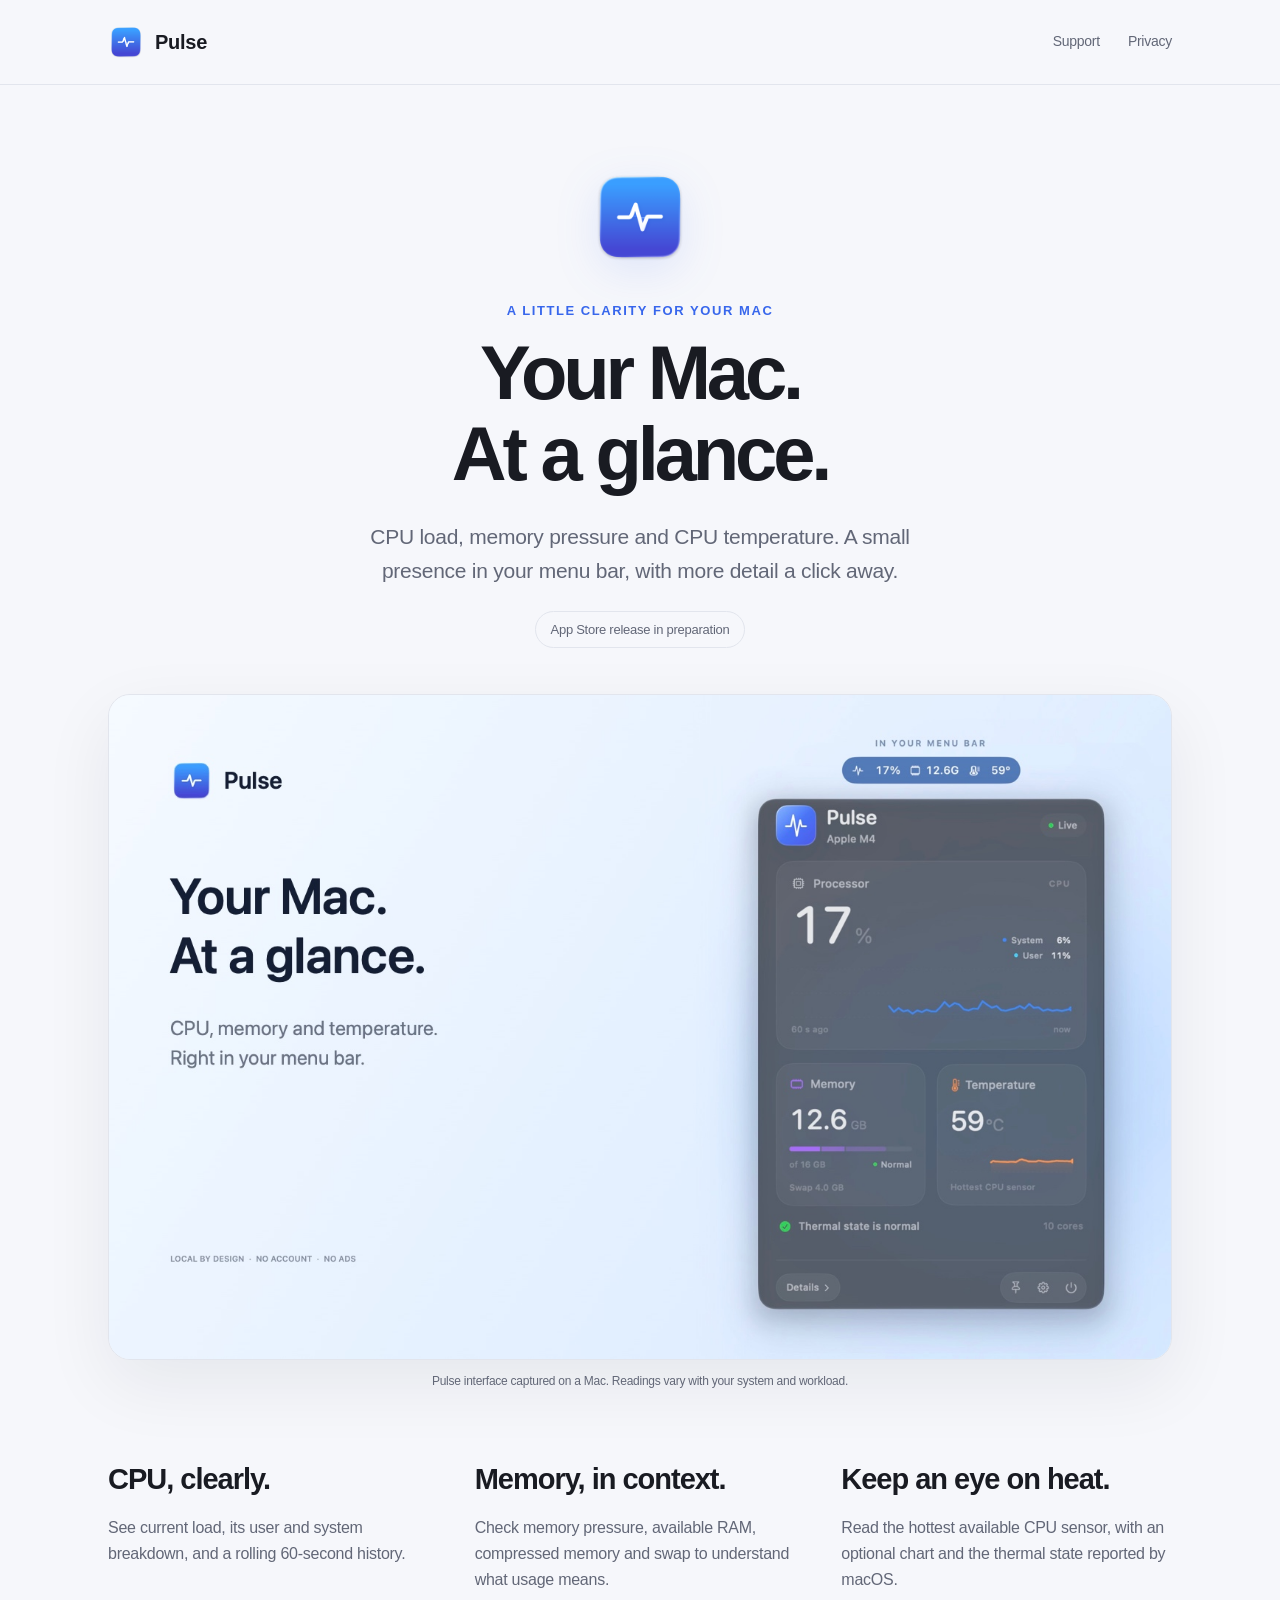
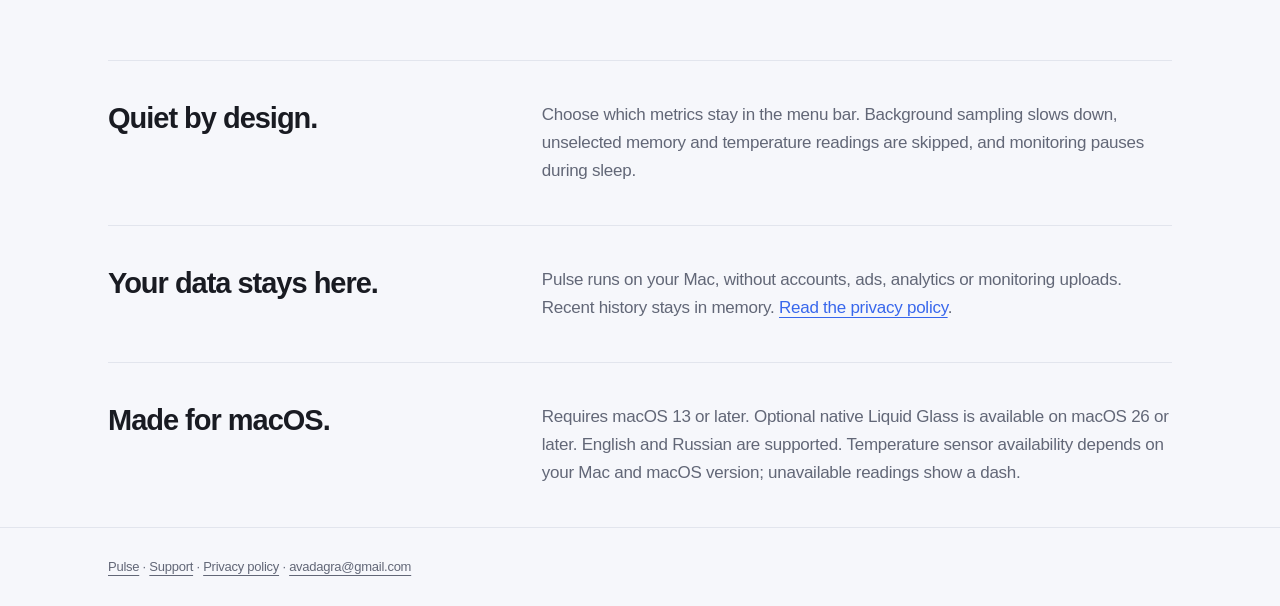
<file: index.html>
<!doctype html>
<html lang="en">
<head>
<meta charset="utf-8">
<meta name="viewport" content="width=device-width,initial-scale=1">
<meta name="description" content="A compact macOS menu bar app for CPU load, memory pressure and CPU temperature. Local monitoring, without an account or analytics.">
<title>Pulse — Your Mac, at a glance</title>
<link rel="icon" href="assets/pulse.png">
<link rel="stylesheet" href="style.css">
</head>
<body>
<a class="skip" href="#main">Skip to content</a>
<header>
<nav class="wrap" aria-label="Main navigation">
<a class="brand" href="./">
<img src="assets/pulse.png" alt="" width="36" height="36">Pulse</a>
<div class="links">
<a href="support.html">Support</a>
<a href="privacy.html">Privacy</a>
</div>
</nav>
</header>
<main id="main" class="wrap">
<section class="hero">
<img class="app-icon" src="assets/pulse.png" alt="Pulse app icon" width="100" height="100">
<p class="eyebrow">A little clarity for your Mac</p>
<h1>Your Mac.<br>At a glance.</h1>
<p class="lead">CPU load, memory pressure and CPU temperature. A small presence in your menu bar, with more detail a click away.</p>
<span class="status">App Store release in preparation</span>
</section>
<figure>
<img src="assets/overview.jpg" alt="Pulse on macOS: its compact menu bar indicator and an open panel with CPU, memory and temperature information." width="1440" height="900" fetchpriority="high">
<figcaption>Pulse interface captured on a Mac. Readings vary with your system and workload.</figcaption>
</figure>
<section class="features" aria-label="Useful system information">
<article>
<h2>CPU, clearly.</h2>
<p>See current load, its user and system breakdown, and a rolling 60-second history.</p>
</article>
<article>
<h2>Memory, in context.</h2>
<p>Check memory pressure, available RAM, compressed memory and swap to understand what usage means.</p>
</article>
<article>
<h2>Keep an eye on heat.</h2>
<p>Read the hottest available CPU sensor, with an optional chart and the thermal state reported by macOS.</p>
</article>
</section>
<section class="note">
<h2>Quiet by design.</h2>
<p>Choose which metrics stay in the menu bar. Background sampling slows down, unselected memory and temperature readings are skipped, and monitoring pauses during sleep.</p>
</section>
<section class="note">
<h2>Your data stays here.</h2>
<p>Pulse runs on your Mac, without accounts, ads, analytics or monitoring uploads. Recent history stays in memory. <a href="privacy.html">Read the privacy policy</a>.</p>
</section>
<section class="note">
<h2>Made for macOS.</h2>
<p>Requires macOS 13 or later. Optional native Liquid Glass is available on macOS 26 or later. English and Russian are supported. Temperature sensor availability depends on your Mac and macOS version; unavailable readings show a dash.</p>
</section>
</main>
<footer>
<div class="wrap footer-inner">
<span>
<a href="./">Pulse</a> · <a href="support.html">Support</a> · <a href="privacy.html">Privacy policy</a> · <a href="mailto:avadagra@gmail.com">avadagra@gmail.com</a>
</span>
</div>
</footer>
</body>
</html>
</file>
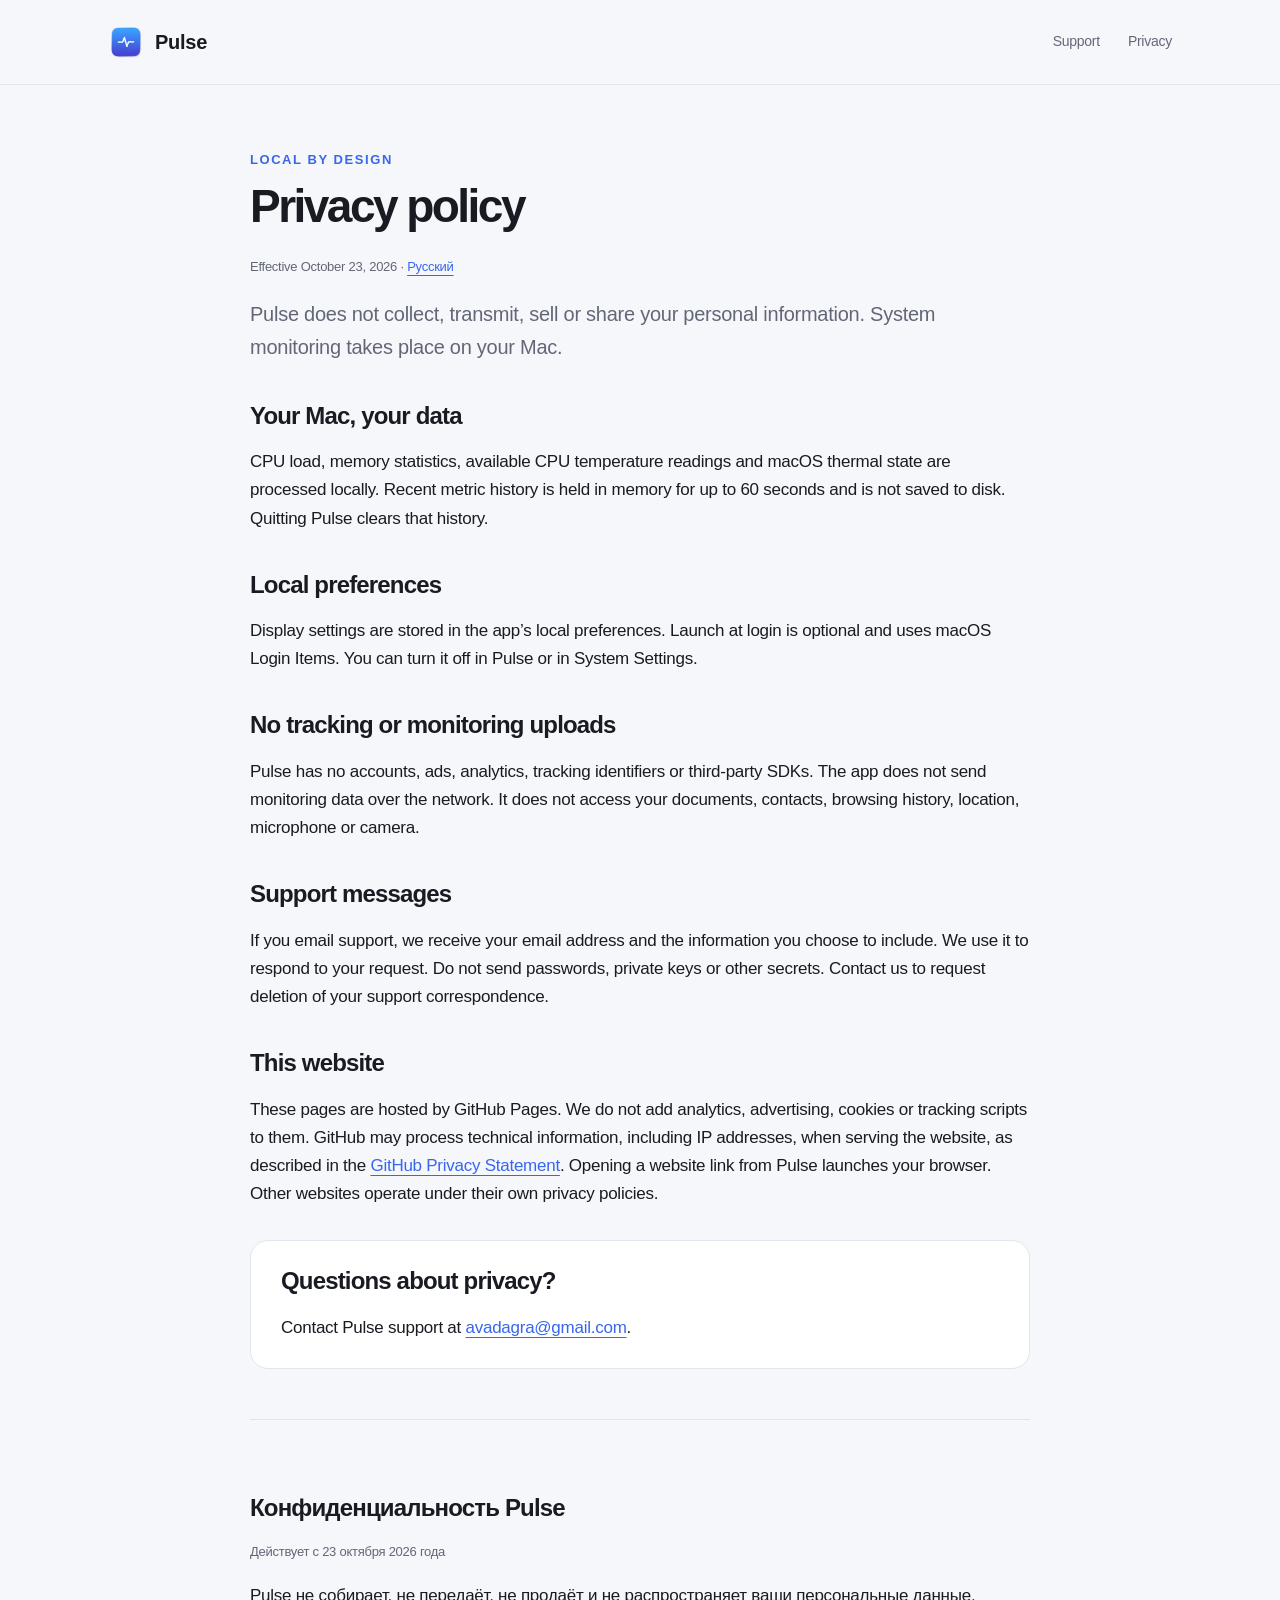
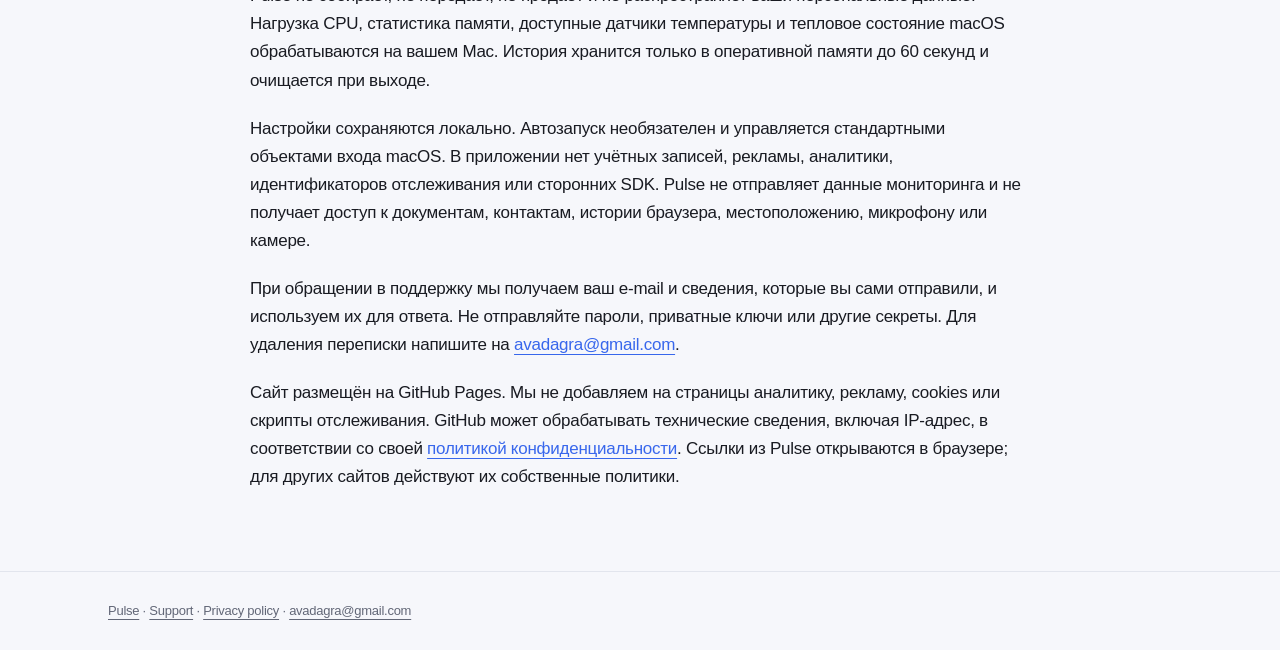
<file: privacy.html>
<!doctype html>
<html lang="en">
<head>
<meta charset="utf-8">
<meta name="viewport" content="width=device-width,initial-scale=1">
<meta name="description" content="How Pulse handles your data: local monitoring, no accounts, analytics or tracking.">
<title>Privacy Policy — Pulse</title>
<link rel="icon" href="assets/pulse.png">
<link rel="stylesheet" href="style.css">
</head>
<body>
<a class="skip" href="#main">Skip to content</a>
<header>
<nav class="wrap" aria-label="Main navigation">
<a class="brand" href="./">
<img src="assets/pulse.png" alt="" width="36" height="36">Pulse</a>
<div class="links">
<a href="support.html">Support</a>
<a href="privacy.html">Privacy</a>
</div>
</nav>
</header>
<main id="main" class="wrap">
<article class="document">
<p class="eyebrow">Local by design</p>
<h1>Privacy policy</h1>
<p class="meta">Effective October 23, 2026 · <a href="#ru" lang="ru">Русский</a>
</p>
<p class="intro">Pulse does not collect, transmit, sell or share your personal information. System monitoring takes place on your Mac.</p>
<h2>Your Mac, your data</h2>
<p>CPU load, memory statistics, available CPU temperature readings and macOS thermal state are processed locally. Recent metric history is held in memory for up to 60 seconds and is not saved to disk. Quitting Pulse clears that history.</p>
<h2>Local preferences</h2>
<p>Display settings are stored in the app’s local preferences. Launch at login is optional and uses macOS Login Items. You can turn it off in Pulse or in System Settings.</p>
<h2>No tracking or monitoring uploads</h2>
<p>Pulse has no accounts, ads, analytics, tracking identifiers or third-party SDKs. The app does not send monitoring data over the network. It does not access your documents, contacts, browsing history, location, microphone or camera.</p>
<h2>Support messages</h2>
<p>If you email support, we receive your email address and the information you choose to include. We use it to respond to your request. Do not send passwords, private keys or other secrets. Contact us to request deletion of your support correspondence.</p>
<h2>This website</h2>
<p>These pages are hosted by GitHub Pages. We do not add analytics, advertising, cookies or tracking scripts to them. GitHub may process technical information, including IP addresses, when serving the website, as described in the <a href="https://docs.github.com/en/site-policy/privacy-policies/github-general-privacy-statement">GitHub Privacy Statement</a>. Opening a website link from Pulse launches your browser. Other websites operate under their own privacy policies.</p>
<div class="contact">
<h2>Questions about privacy?</h2>
<p>Contact Pulse support at <a href="mailto:avadagra@gmail.com">avadagra@gmail.com</a>.</p>
</div>
<section id="ru" class="translation" lang="ru">
<h2>Конфиденциальность Pulse</h2>
<p class="meta">Действует с 23 октября 2026 года</p>
<p>Pulse не собирает, не передаёт, не продаёт и не распространяет ваши персональные данные. Нагрузка CPU, статистика памяти, доступные датчики температуры и тепловое состояние macOS обрабатываются на вашем Mac. История хранится только в оперативной памяти до 60 секунд и очищается при выходе.</p>
<p>Настройки сохраняются локально. Автозапуск необязателен и управляется стандартными объектами входа macOS. В приложении нет учётных записей, рекламы, аналитики, идентификаторов отслеживания или сторонних SDK. Pulse не отправляет данные мониторинга и не получает доступ к документам, контактам, истории браузера, местоположению, микрофону или камере.</p>
<p>При обращении в поддержку мы получаем ваш e-mail и сведения, которые вы сами отправили, и используем их для ответа. Не отправляйте пароли, приватные ключи или другие секреты. Для удаления переписки напишите на <a href="mailto:avadagra@gmail.com">avadagra@gmail.com</a>.</p>
<p>Сайт размещён на GitHub Pages. Мы не добавляем на страницы аналитику, рекламу, cookies или скрипты отслеживания. GitHub может обрабатывать технические сведения, включая IP-адрес, в соответствии со своей <a href="https://docs.github.com/en/site-policy/privacy-policies/github-general-privacy-statement">политикой конфиденциальности</a>. Ссылки из Pulse открываются в браузере; для других сайтов действуют их собственные политики.</p>
</section>
</article>
</main>
<footer>
<div class="wrap footer-inner">
<span>
<a href="./">Pulse</a> · <a href="support.html">Support</a> · <a href="privacy.html">Privacy policy</a> · <a href="mailto:avadagra@gmail.com">avadagra@gmail.com</a>
</span>
</div>
</footer>
</body>
</html>
</file>
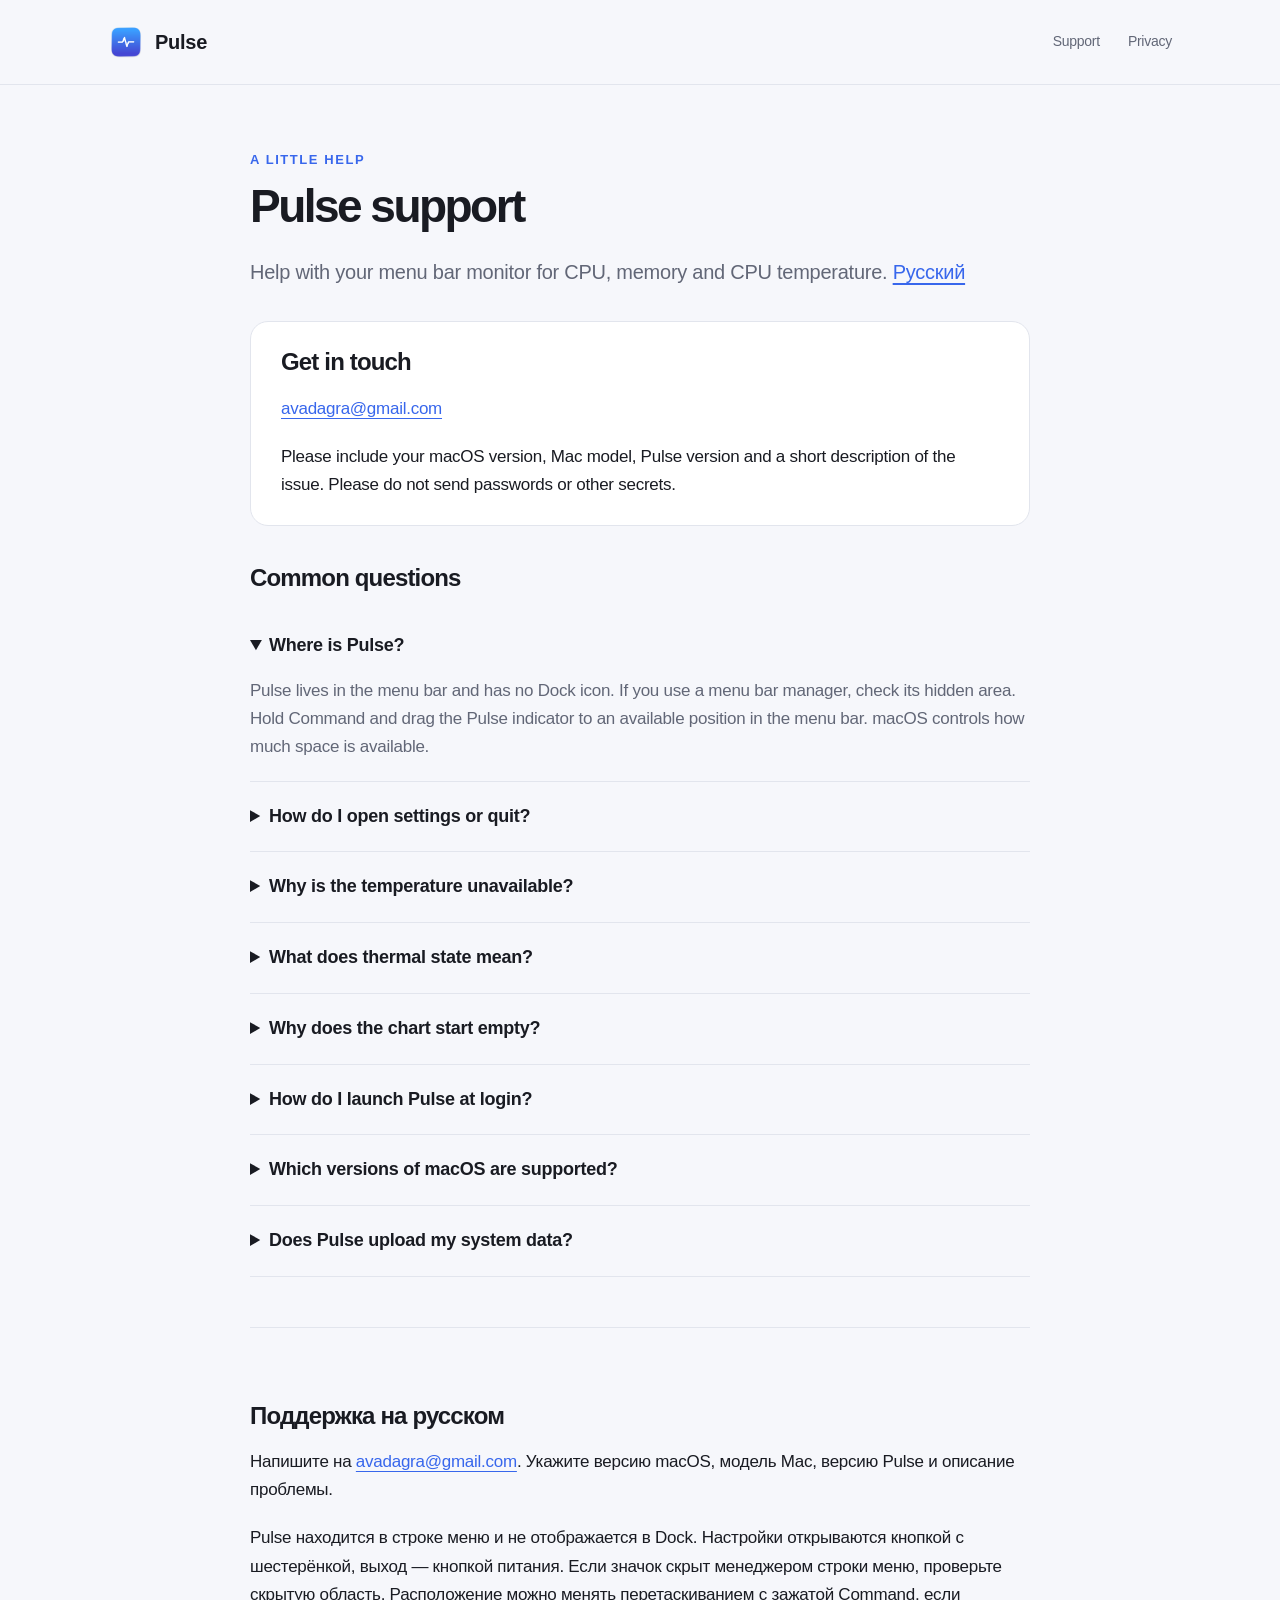
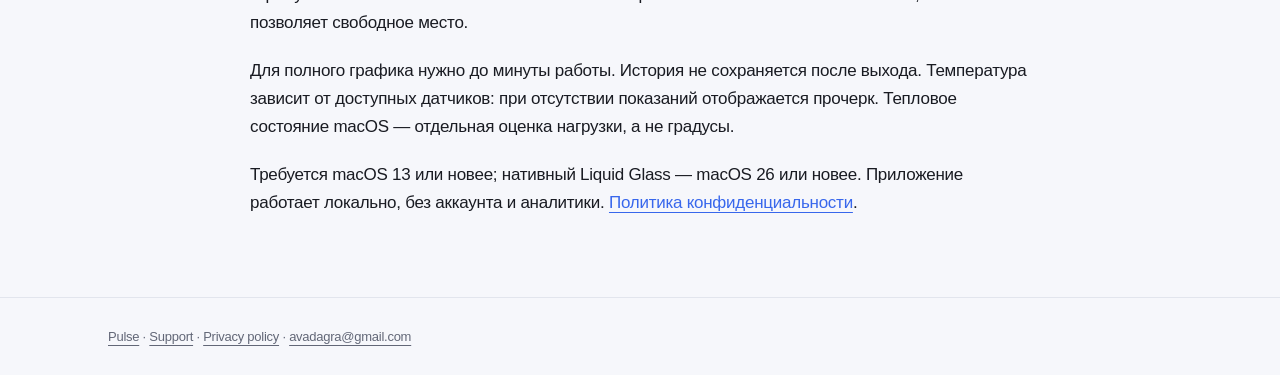
<file: support.html>
<!doctype html>
<html lang="en">
<head>
<meta charset="utf-8">
<meta name="viewport" content="width=device-width,initial-scale=1">
<meta name="description" content="Get help with Pulse, the macOS menu bar monitor for CPU, memory and CPU temperature.">
<title>Support — Pulse</title>
<link rel="icon" href="assets/pulse.png">
<link rel="stylesheet" href="style.css">
</head>
<body>
<a class="skip" href="#main">Skip to content</a>
<header>
<nav class="wrap" aria-label="Main navigation">
<a class="brand" href="./">
<img src="assets/pulse.png" alt="" width="36" height="36">Pulse</a>
<div class="links">
<a href="support.html">Support</a>
<a href="privacy.html">Privacy</a>
</div>
</nav>
</header>
<main id="main" class="wrap">
<article class="document">
<p class="eyebrow">A little help</p>
<h1>Pulse support</h1>
<p class="intro">Help with your menu bar monitor for CPU, memory and CPU temperature. <a href="#ru" lang="ru">Русский</a>
</p>
<div class="contact">
<h2>Get in touch</h2>
<p>
<a href="mailto:avadagra@gmail.com">avadagra@gmail.com</a>
</p>
<p>Please include your macOS version, Mac model, Pulse version and a short description of the issue. Please do not send passwords or other secrets.</p>
</div>
<h2>Common questions</h2>
<details open>
<summary>Where is Pulse?</summary>
<p>Pulse lives in the menu bar and has no Dock icon. If you use a menu bar manager, check its hidden area. Hold Command and drag the Pulse indicator to an available position in the menu bar. macOS controls how much space is available.</p>
</details>
<details>
<summary>How do I open settings or quit?</summary>
<p>Click the Pulse indicator, then the gear to open Settings. The power button quits Pulse. You can also right-click the menu bar indicator for Settings and Quit.</p>
</details>
<details>
<summary>Why is the temperature unavailable?</summary>
<p>Pulse shows the hottest available CPU sensor in °C or °F. Sensor availability varies by Mac model and macOS version. If a reading cannot be obtained, Pulse shows a dash; it does not substitute an estimated temperature.</p>
</details>
<details>
<summary>What does thermal state mean?</summary>
<p>macOS reports system thermal pressure separately from sensor temperature. Pulse presents it as Normal, Warm, High or Critical. It is an assessment of system thermal conditions, not a temperature in degrees.</p>
</details>
<details>
<summary>Why does the chart start empty?</summary>
<p>Pulse builds a rolling history during use. Wait up to a minute for the complete 60-second window. History is held in memory and is cleared when Pulse quits.</p>
</details>
<details>
<summary>How do I launch Pulse at login?</summary>
<p>Install Pulse in Applications, then enable Launch at login in Pulse Settings. If macOS asks for approval, check System Settings → General → Login Items.</p>
</details>
<details>
<summary>Which versions of macOS are supported?</summary>
<p>Pulse requires macOS 13 or later. The optional native Liquid Glass panel requires macOS 26 or later and respects Reduce Transparency. English and Russian are available in Settings. Temperature sensor availability depends on your hardware and macOS version.</p>
</details>
<details>
<summary>Does Pulse upload my system data?</summary>
<p>No. System monitoring runs locally without accounts, ads or analytics. Read the <a href="privacy.html">privacy policy</a> for details about the app, support email and this website.</p>
</details>
<section id="ru" class="translation" lang="ru">
<h2>Поддержка на русском</h2>
<p>Напишите на <a href="mailto:avadagra@gmail.com">avadagra@gmail.com</a>. Укажите версию macOS, модель Mac, версию Pulse и описание проблемы.</p>
<p>Pulse находится в строке меню и не отображается в Dock. Настройки открываются кнопкой с шестерёнкой, выход — кнопкой питания. Если значок скрыт менеджером строки меню, проверьте скрытую область. Расположение можно менять перетаскиванием с зажатой Command, если позволяет свободное место.</p>
<p>Для полного графика нужно до минуты работы. История не сохраняется после выхода. Температура зависит от доступных датчиков: при отсутствии показаний отображается прочерк. Тепловое состояние macOS — отдельная оценка нагрузки, а не градусы.</p>
<p>Требуется macOS 13 или новее; нативный Liquid Glass — macOS 26 или новее. Приложение работает локально, без аккаунта и аналитики. <a href="privacy.html#ru">Политика конфиденциальности</a>.</p>
</section>
</article>
</main>
<footer>
<div class="wrap footer-inner">
<span>
<a href="./">Pulse</a> · <a href="support.html">Support</a> · <a href="privacy.html">Privacy policy</a> · <a href="mailto:avadagra@gmail.com">avadagra@gmail.com</a>
</span>
</div>
</footer>
</body>
</html>
</file>
<file: style.css>
:root{color-scheme:light dark;--bg:#f6f7fb;--panel:#fff;--ink:#191b22;--muted:#626777;--line:#e2e5ed;--blue:#3867ec}
*{box-sizing:border-box}
html{scroll-behavior:smooth}
body{margin:0;background:var(--bg);color:var(--ink);font:17px/1.65 -apple-system,BlinkMacSystemFont,"Segoe UI",sans-serif;letter-spacing:-.015em}
a{color:var(--blue);text-underline-offset:4px}
a:focus-visible,summary:focus-visible{outline:3px solid var(--blue);outline-offset:6px;border-radius:4px}
.wrap{max-width:1120px;margin:auto;padding:0 28px}
header{border-bottom:1px solid var(--line)}
nav{min-height:84px;display:flex;align-items:center;justify-content:space-between;gap:24px}
.brand{display:inline-flex;align-items:center;gap:11px;font-size:20px;font-weight:650;color:var(--ink);text-decoration:none}
.brand img{width:36px;height:36px;border-radius:9px}
.links{display:flex;gap:28px;font-size:14px}
.links a{color:var(--muted);text-decoration:none}
.hero{text-align:center;padding:82px 0 46px}
.app-icon{width:100px;height:100px;filter:drop-shadow(0 12px 22px #3867ec20)}
.eyebrow{color:var(--blue);font-size:13px;font-weight:650;letter-spacing:.12em;text-transform:uppercase;margin:24px 0 12px}
h1{font-size:clamp(42px,6.7vw,76px);line-height:1.06;letter-spacing:-.055em;margin:0 0 25px}
h2{font-size:29px;line-height:1.2;letter-spacing:-.035em;margin:0 0 18px}
p{margin:0 0 20px}
.lead{color:var(--muted);font-size:21px;max-width:590px;margin:0 auto 22px}
.status{display:inline-block;font-size:13px;padding:7px 14px;border:1px solid var(--line);border-radius:30px;color:var(--muted)}
figure{margin:0 0 70px}
figure img{width:100%;height:auto;display:block;border-radius:22px;border:1px solid var(--line);box-shadow:0 24px 70px #151b3012}
figcaption{color:var(--muted);font-size:12px;margin:12px 0;text-align:center}
.features{display:grid;grid-template-columns:repeat(3,1fr);gap:36px;padding:0 0 66px}
.features p{font-size:16px;color:var(--muted);margin:0}
.note{border-top:1px solid var(--line);padding:40px 0;display:grid;grid-template-columns:1fr 1.6fr;gap:40px}
.note p{color:var(--muted);margin:0}
.document{max-width:780px;margin:64px auto 80px}
.document h1{font-size:46px}
.document h2{font-size:24px;margin-top:38px}
.intro{font-size:20px;color:var(--muted)}
.meta{font-size:13px;color:var(--muted)}
.contact{padding:26px 30px;background:var(--panel);border:1px solid var(--line);border-radius:18px;margin:32px 0}
.contact h2{margin-top:0}
.contact p:last-child{margin-bottom:0}
details{border-bottom:1px solid var(--line);padding:20px 0}
summary{font-size:18px;font-weight:600;cursor:pointer}
details p{color:var(--muted);padding-top:16px;margin:0}
.translation{border-top:1px solid var(--line);margin-top:50px;padding-top:36px}
footer{border-top:1px solid var(--line);padding:28px 0;color:var(--muted);font-size:13px}
.footer-inner{display:flex;justify-content:space-between;gap:20px}
.footer-inner a{color:var(--muted)}
.skip{position:absolute;left:20px;top:-80px;background:var(--panel);padding:12px;z-index:2}
.skip:focus{top:12px}
@media(prefers-color-scheme:dark){:root{--bg:#101116;--panel:#191b23;--ink:#f2f3f8;--muted:#a7adbd;--line:#2a2e3a;--blue:#8aa9ff}
}
@media(max-width:650px){.wrap{padding:0 22px}
nav{min-height:74px}
.links{gap:17px;font-size:13px}
.hero{padding:56px 0 36px}
.app-icon{width:84px;height:84px}
.lead{font-size:18px}
.features{grid-template-columns:1fr;gap:27px;padding-bottom:40px}
.note{grid-template-columns:1fr;gap:0}
.document{margin:42px auto 60px}
.document h1{font-size:38px}
.footer-inner{flex-direction:column;gap:10px}
figure{margin-bottom:42px}
figure img{border-radius:12px}
.contact{padding:22px}
}
@media(prefers-reduced-motion:reduce){html{scroll-behavior:auto}
}
</file>
